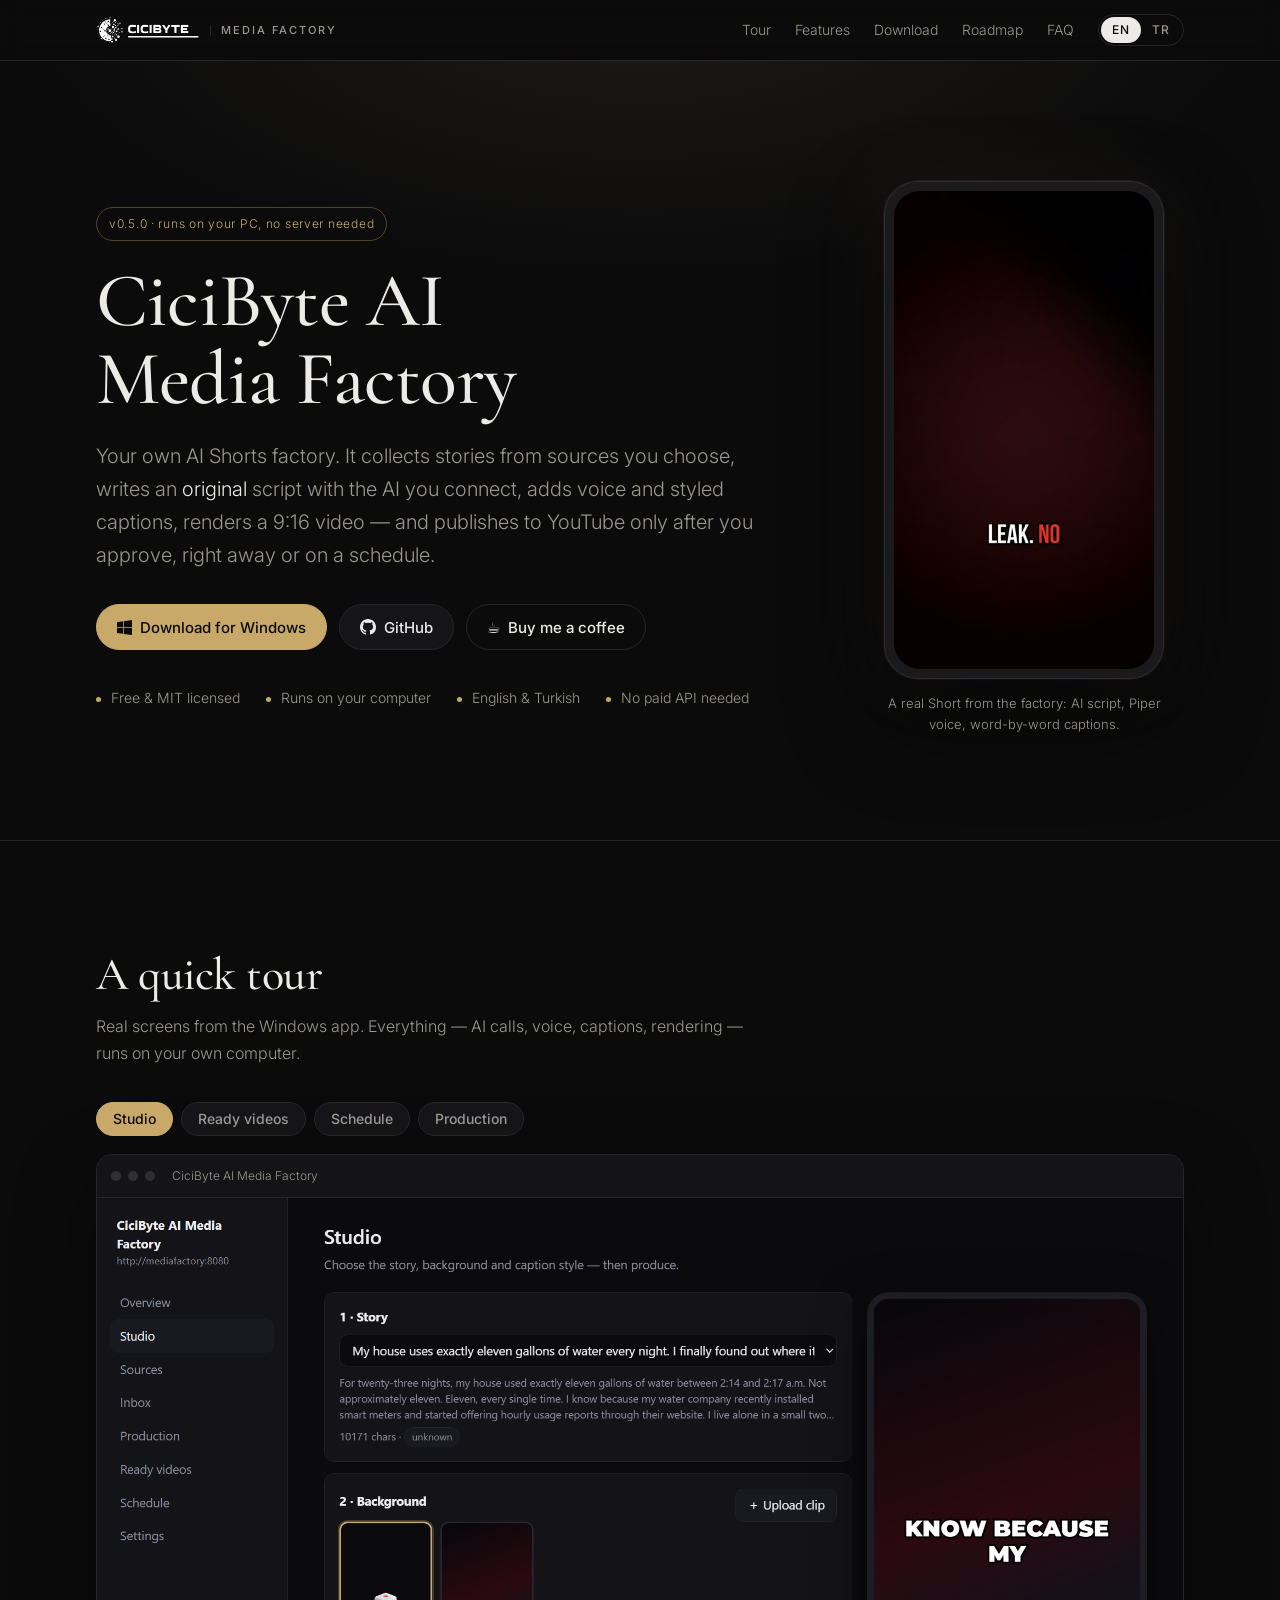
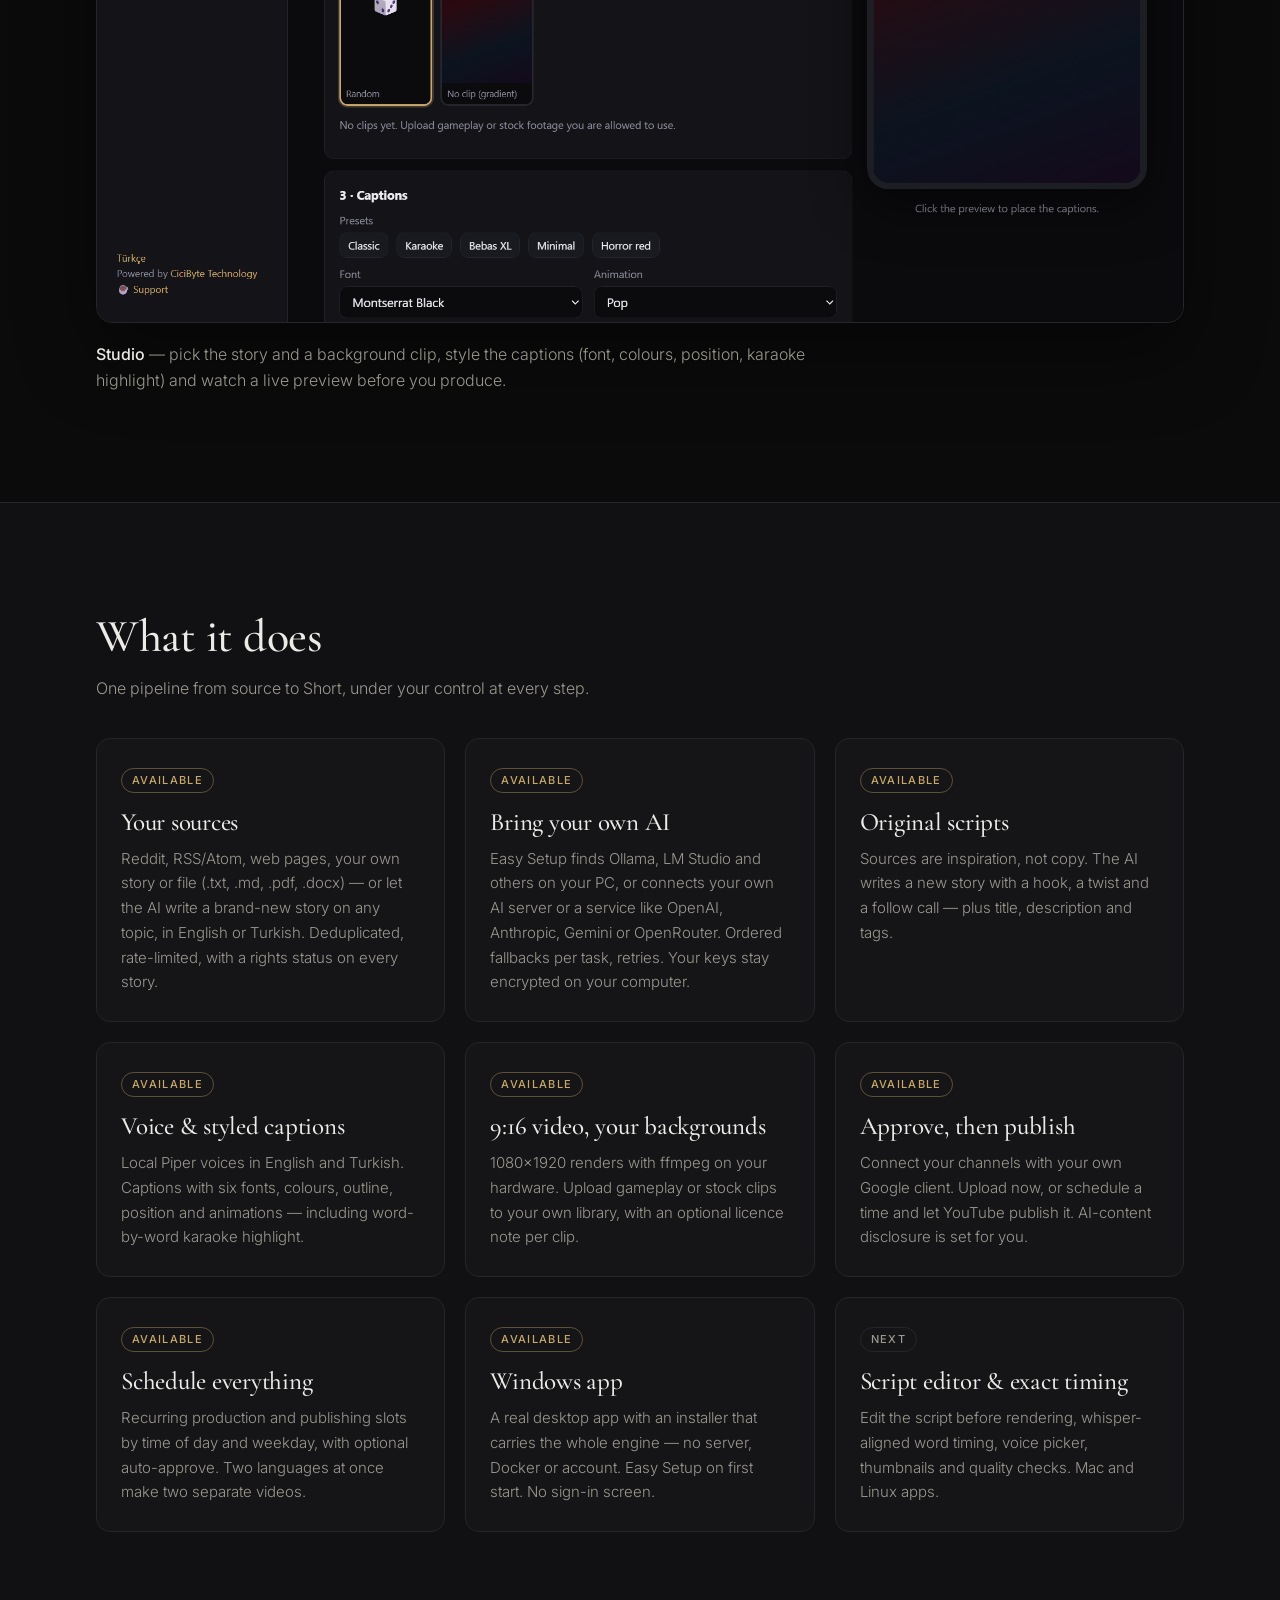
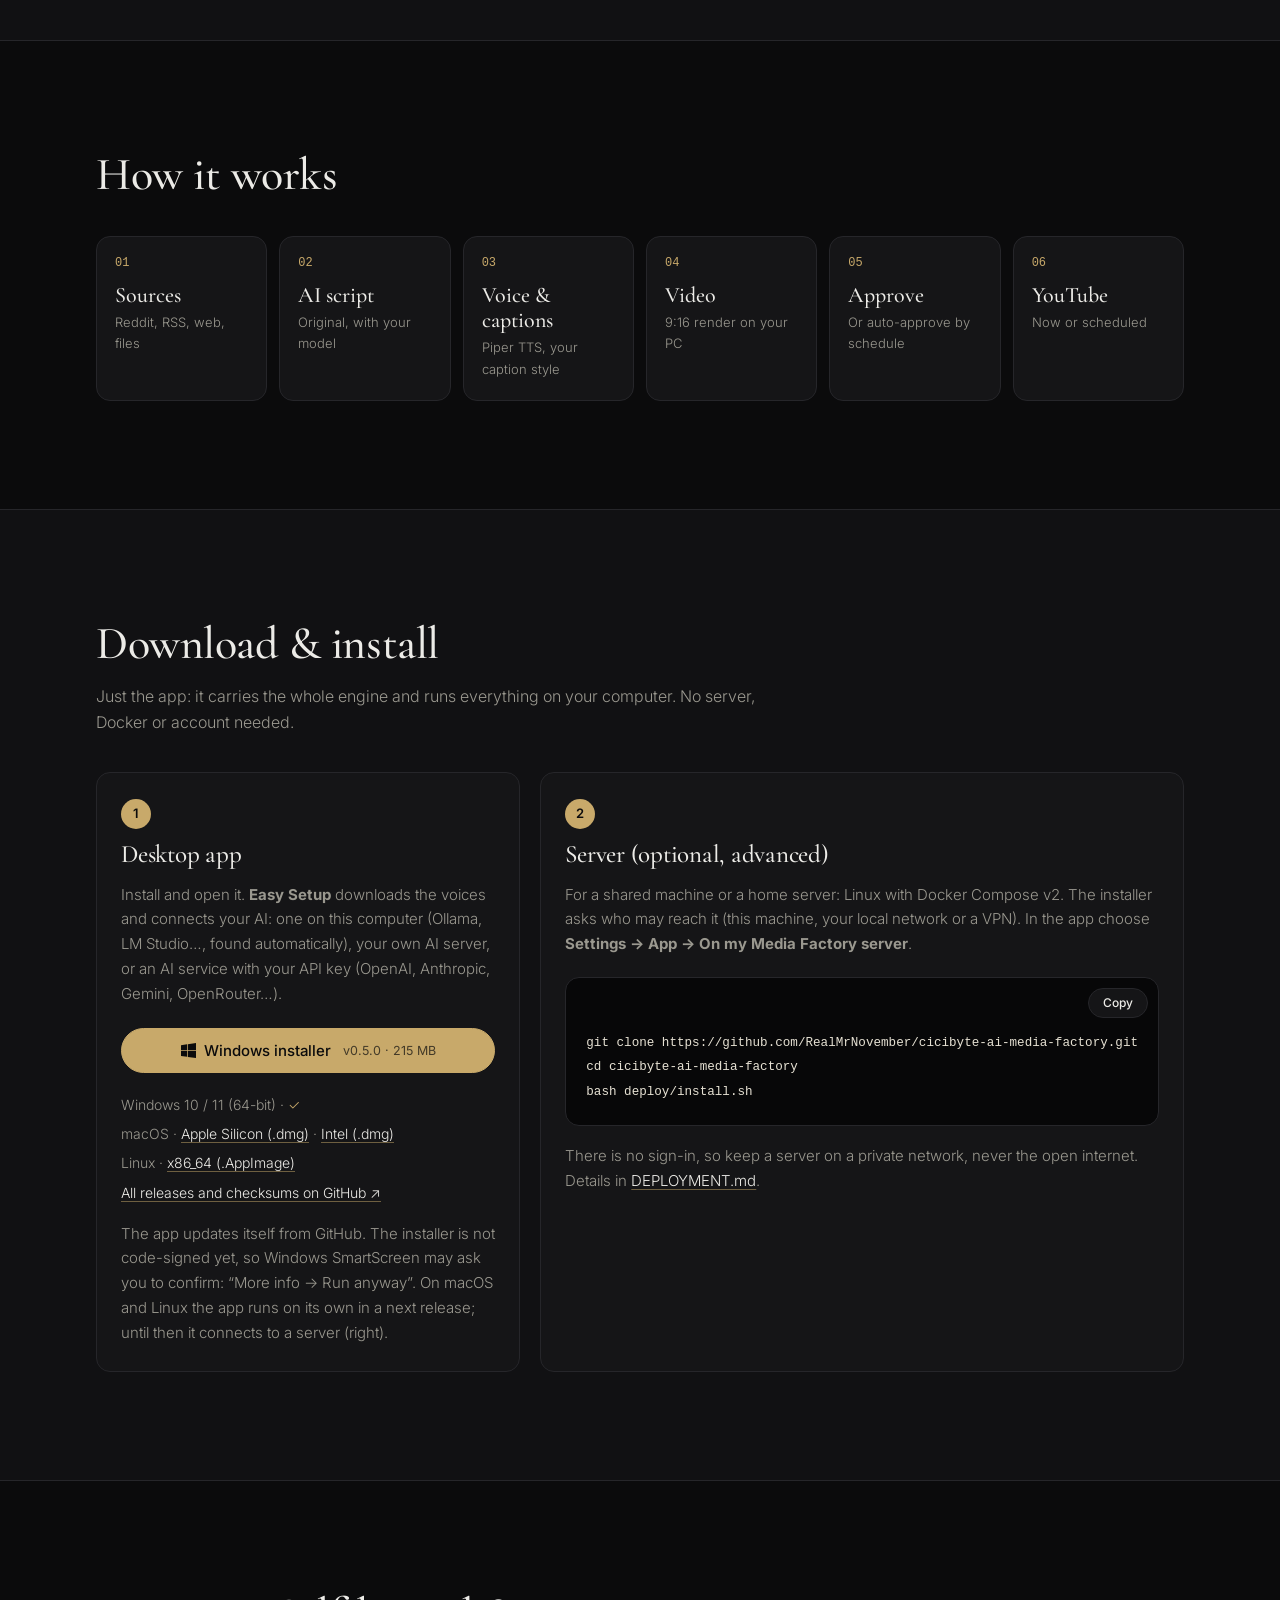
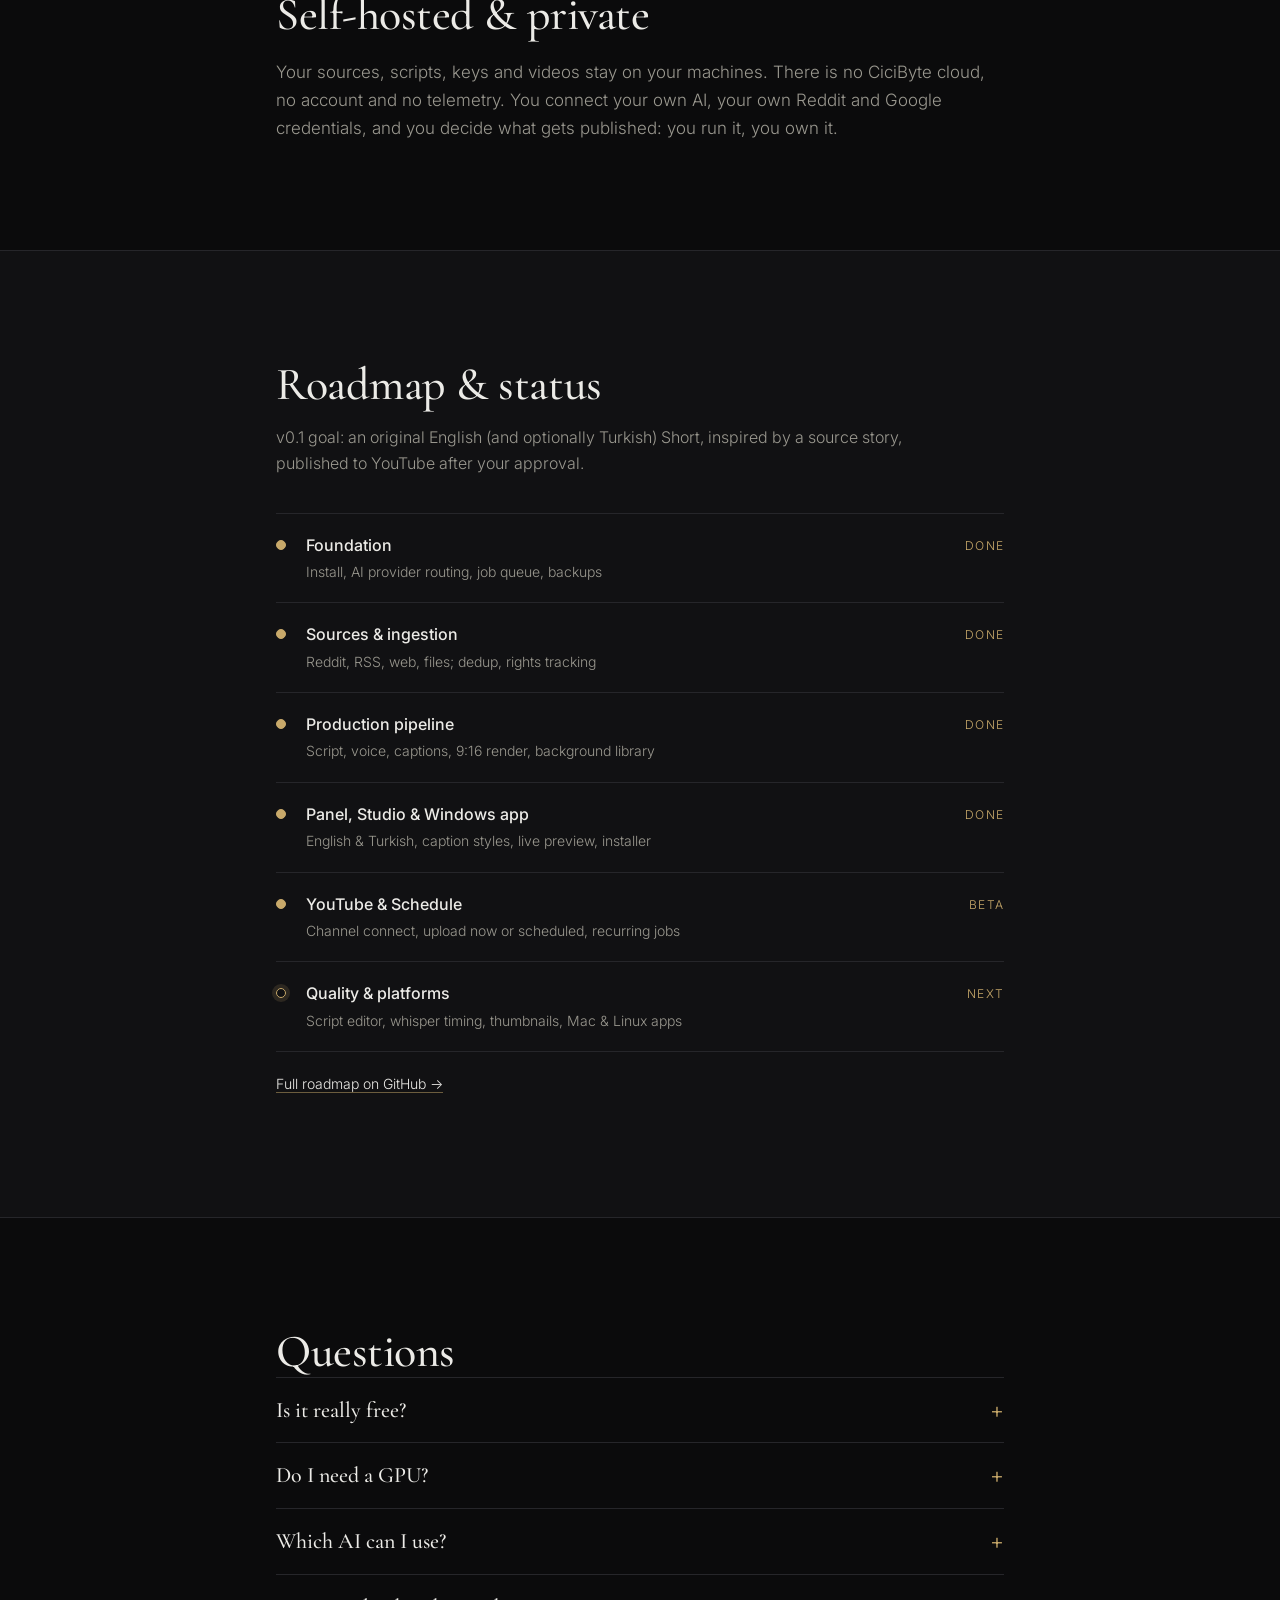
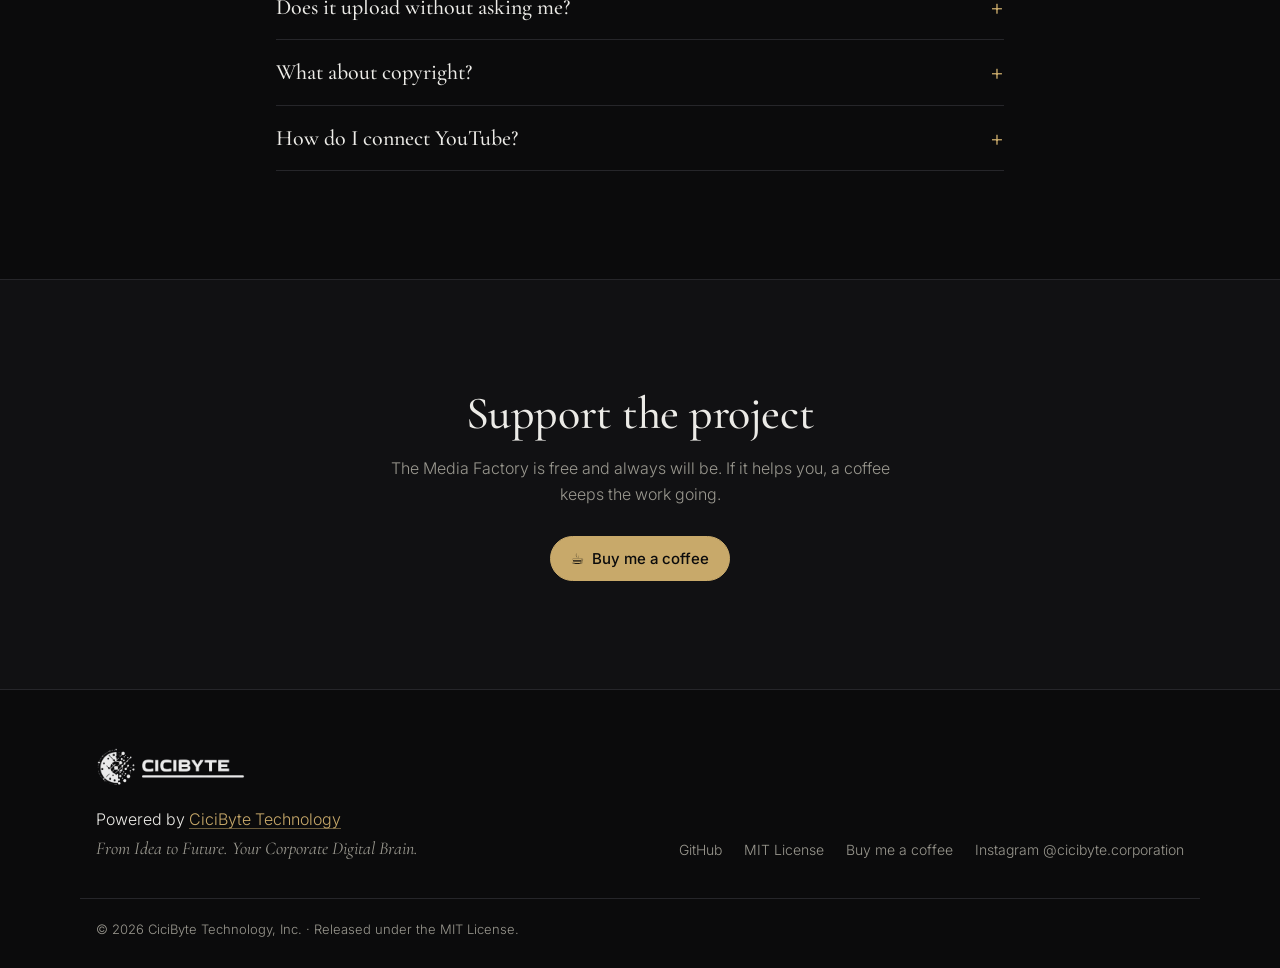
<file: showroom/index.html>
<!doctype html>
<html lang="en">
<head>
<meta charset="utf-8">
<meta name="viewport" content="width=device-width, initial-scale=1">
<title>CiciByte AI Media Factory</title>
<meta name="description" content="Free, open-source (MIT) AI YouTube Shorts factory you run on your own computer. Sources in, original scripts, voice, styled captions and 9:16 video out — approve, then publish now or on a schedule. Windows app included.">
<meta name="theme-color" content="#0b0b0c">
<meta property="og:title" content="CiciByte AI Media Factory">
<meta property="og:description" content="Your own AI Shorts factory: original scripts, voice, styled captions, 9:16 video and scheduled YouTube publishing. Free and open source.">
<meta property="og:type" content="website">
<meta property="og:url" content="https://mediafactory.cicibyte.com/">
<meta property="og:image" content="https://mediafactory.cicibyte.com/assets/shots/studio-en.png">
<meta name="twitter:card" content="summary_large_image">
<link rel="icon" href="assets/favicon.svg" type="image/svg+xml">
<link rel="preconnect" href="https://fonts.googleapis.com">
<link rel="preconnect" href="https://fonts.gstatic.com" crossorigin>
<link href="https://fonts.googleapis.com/css2?family=Cormorant+Garamond:wght@400;500;600&family=Inter:wght@300;400;500;600&family=Bebas+Neue&display=swap" rel="stylesheet">
<link rel="stylesheet" href="styles.css?v=2">
</head>
<body>

<header class="topbar">
  <div class="wrap topbar-inner">
    <a class="brand" href="#top" aria-label="CiciByte AI Media Factory">
      <img src="assets/cicibyte-logo.png" alt="CiciByte" width="120" height="34">
      <span class="brand-sub">Media Factory</span>
    </a>
    <nav class="nav">
      <a href="#screens"><span lang="en">Tour</span><span lang="tr">Tur</span></a>
      <a href="#features"><span lang="en">Features</span><span lang="tr">Özellikler</span></a>
      <a href="#download"><span lang="en">Download</span><span lang="tr">İndir</span></a>
      <a href="#status"><span lang="en">Roadmap</span><span lang="tr">Yol haritası</span></a>
      <a href="#faq"><span lang="en">FAQ</span><span lang="tr">SSS</span></a>
    </nav>
    <div class="lang-toggle" role="group" aria-label="Language">
      <button type="button" data-set-lang="en" aria-pressed="true">EN</button>
      <button type="button" data-set-lang="tr" aria-pressed="false">TR</button>
    </div>
  </div>
</header>

<main id="top">

  <section class="hero">
    <div class="wrap hero-grid">
      <div>
        <p class="eyebrow">
          <span class="pill"><span lang="en"><span data-mf-version>v0.5.0</span> · runs on your PC, no server needed</span><span lang="tr"><span data-mf-version>v0.5.0</span> · bilgisayarında çalışır, sunucu gerekmez</span></span>
        </p>
        <h1>CiciByte AI Media&nbsp;Factory</h1>
        <p class="lead">
          <span lang="en">Your own AI Shorts factory. It collects stories from sources you choose, writes an <em>original</em> script with the AI you connect, adds voice and styled captions, renders a 9:16 video — and publishes to YouTube only after you approve, right away or on a schedule.</span>
          <span lang="tr">Kendi AI Shorts fabrikan. Seçtiğin kaynaklardan hikâye toplar, bağladığın yapay zekâyla <em>özgün</em> senaryo yazar, ses ve stilli altyazı ekler, 9:16 video üretir; YouTube'a yalnızca senin onayınla, hemen ya da zamanlayarak gönderir.</span>
        </p>
        <div class="cta">
          <a class="btn btn-primary" href="#download">
            <svg aria-hidden="true" viewBox="0 0 16 16" width="15" height="15"><path fill="currentColor" d="M0 2.3 6.5 1.4v6.2H0zm7.3-1L16 0v7.6H7.3zM0 8.4h6.5v6.3L0 13.8zm7.3 0H16V16l-8.7-1.2z"/></svg>
            <span lang="en">Download for Windows</span><span lang="tr">Windows için indir</span>
          </a>
          <a class="btn" href="https://github.com/RealMrNovember/cicibyte-ai-media-factory" target="_blank" rel="noopener">
            <svg aria-hidden="true" viewBox="0 0 16 16" width="16" height="16"><path fill="currentColor" d="M8 0C3.58 0 0 3.58 0 8c0 3.54 2.29 6.53 5.47 7.59.4.07.55-.17.55-.38 0-.19-.01-.82-.01-1.49-2.01.37-2.53-.49-2.69-.94-.09-.23-.48-.94-.82-1.13-.28-.15-.68-.52-.01-.53.63-.01 1.08.58 1.23.82.72 1.21 1.87.87 2.33.66.07-.52.28-.87.51-1.07-1.78-.2-3.64-.89-3.64-3.95 0-.87.31-1.59.82-2.15-.08-.2-.36-1.02.08-2.12 0 0 .67-.21 2.2.82.64-.18 1.32-.27 2-.27.68 0 1.36.09 2 .27 1.53-1.04 2.2-.82 2.2-.82.44 1.1.16 1.92.08 2.12.51.56.82 1.27.82 2.15 0 3.07-1.87 3.75-3.65 3.95.29.25.54.73.54 1.48 0 1.07-.01 1.93-.01 2.2 0 .21.15.46.55.38A8.013 8.013 0 0016 8c0-4.42-3.58-8-8-8z"/></svg>
            GitHub
          </a>
          <a class="btn btn-ghost" href="https://buymeacoffee.com/mikeross" target="_blank" rel="noopener">☕ <span lang="en">Buy me a coffee</span><span lang="tr">Bir kahve ısmarla</span></a>
        </div>
        <ul class="facts">
          <li><span lang="en">Free &amp; MIT licensed</span><span lang="tr">Ücretsiz, MIT lisanslı</span></li>
          <li><span lang="en">Runs on your computer</span><span lang="tr">Kendi bilgisayarında çalışır</span></li>
          <li><span lang="en">English &amp; Turkish</span><span lang="tr">İngilizce ve Türkçe</span></li>
          <li><span lang="en">No paid API needed</span><span lang="tr">Ücretli API şart değil</span></li>
        </ul>
      </div>
      <figure class="phone-demo">
        <div class="phone">
          <video src="assets/demo.mp4" poster="assets/demo.jpg" autoplay muted loop playsinline preload="metadata" aria-label="Example Short made by Media Factory"></video>
        </div>
        <figcaption>
          <span lang="en">A real Short from the factory: AI script, Piper voice, word-by-word captions.</span>
          <span lang="tr">Fabrikadan gerçek bir Short: AI senaryo, Piper ses, kelime kelime altyazı.</span>
        </figcaption>
      </figure>
    </div>
  </section>

  <section id="screens" class="section">
    <div class="wrap">
      <h2><span lang="en">A quick tour</span><span lang="tr">Kısa bir tur</span></h2>
      <p class="section-lead">
        <span lang="en">Real screens from the Windows app. Everything — AI calls, voice, captions, rendering — runs on your own computer.</span>
        <span lang="tr">Windows uygulamasından gerçek ekranlar. Her şey — yapay zekâ çağrıları, ses, altyazı, render — kendi bilgisayarında çalışır.</span>
      </p>
      <div class="tabs" role="tablist" aria-label="Screens">
        <button type="button" role="tab" aria-selected="true" data-shot="studio"><span lang="en">Studio</span><span lang="tr">Stüdyo</span></button>
        <button type="button" role="tab" aria-selected="false" data-shot="ready"><span lang="en">Ready videos</span><span lang="tr">Hazır videolar</span></button>
        <button type="button" role="tab" aria-selected="false" data-shot="schedule"><span lang="en">Schedule</span><span lang="tr">Takvim</span></button>
        <button type="button" role="tab" aria-selected="false" data-shot="production"><span lang="en">Production</span><span lang="tr">Üretim</span></button>
      </div>
      <div class="window">
        <div class="window-bar"><i></i><i></i><i></i><span>CiciByte AI Media Factory</span></div>
        <div class="window-body">
          <img class="shot" data-shot-img="studio" lang="en" src="assets/shots/studio-en.png" alt="Studio: story, background clip, caption style and live phone preview" width="1980" height="1320">
          <img class="shot" data-shot-img="studio" lang="tr" src="assets/shots/studio-tr.png" alt="Stüdyo: hikâye, arka plan klibi, altyazı stili ve canlı telefon önizlemesi" width="1980" height="1320" loading="lazy">
          <img class="shot" data-shot-img="ready" lang="en" src="assets/shots/ready-en.png" alt="Ready videos waiting for approval" width="1980" height="1320" loading="lazy" hidden>
          <img class="shot" data-shot-img="ready" lang="tr" src="assets/shots/ready-tr.png" alt="Onay bekleyen hazır videolar" width="1980" height="1320" loading="lazy" hidden>
          <img class="shot" data-shot-img="schedule" lang="en" src="assets/shots/schedule-en.png" alt="Schedule: recurring production and YouTube publishing" width="1980" height="1320" loading="lazy" hidden>
          <img class="shot" data-shot-img="schedule" lang="tr" src="assets/shots/schedule-tr.png" alt="Takvim: tekrarlayan üretim ve YouTube yayını" width="1980" height="1320" loading="lazy" hidden>
          <img class="shot" data-shot-img="production" lang="en" src="assets/shots/production-en.png" alt="Production queue with live status" width="1980" height="1320" loading="lazy" hidden>
          <img class="shot" data-shot-img="production" lang="tr" src="assets/shots/production-tr.png" alt="Canlı durumlu üretim kuyruğu" width="1980" height="1320" loading="lazy" hidden>
        </div>
      </div>
      <p class="shot-caption" data-shot-caption="studio"><span lang="en"><b>Studio</b> — pick the story and a background clip, style the captions (font, colours, position, karaoke highlight) and watch a live preview before you produce.</span><span lang="tr"><b>Stüdyo</b> — hikâyeyi ve arka plan klibini seç, altyazıyı biçimlendir (yazı tipi, renk, konum, karaoke vurgusu), üretmeden önce canlı önizlemede gör.</span></p>
      <p class="shot-caption" data-shot-caption="ready" hidden><span lang="en"><b>Ready videos</b> — every video waits for your approval. Approve, reject, download, or send to YouTube now or at a time you pick.</span><span lang="tr"><b>Hazır videolar</b> — her video onayını bekler. Onayla, reddet, indir ya da YouTube'a hemen veya seçtiğin saatte gönder.</span></p>
      <p class="shot-caption" data-shot-caption="schedule" hidden><span lang="en"><b>Schedule</b> — “make 2 videos every day at 09:00” and “publish one approved video at 18:00 on weekdays”, in your own time zone.</span><span lang="tr"><b>Takvim</b> — “her gün 09:00'da 2 video üret”, “hafta içi 18:00'de bir onaylı videoyu yayınla”; kendi saat diliminde.</span></p>
      <p class="shot-caption" data-shot-caption="production" hidden><span lang="en"><b>Production</b> — follow each job through script, voice, captions and render, with logs, cancel and retry.</span><span lang="tr"><b>Üretim</b> — her işi senaryo, ses, altyazı ve render aşamalarında izle; log, iptal ve yeniden deneme.</span></p>
    </div>
  </section>

  <section id="features" class="section section-alt">
    <div class="wrap">
      <h2><span lang="en">What it does</span><span lang="tr">Ne yapar</span></h2>
      <p class="section-lead">
        <span lang="en">One pipeline from source to Short, under your control at every step.</span>
        <span lang="tr">Kaynaktan Shorts'a tek bir hat; her adımda kontrol sende.</span>
      </p>
      <div class="grid">
        <article class="card">
          <span class="tag tag-ok"><span lang="en">Available</span><span lang="tr">Hazır</span></span>
          <h3><span lang="en">Your sources</span><span lang="tr">Kaynakların</span></h3>
          <p><span lang="en">Reddit, RSS/Atom, web pages, your own story or file (.txt, .md, .pdf, .docx) — or let the AI write a brand-new story on any topic, in English or Turkish. Deduplicated, rate-limited, with a rights status on every story.</span><span lang="tr">Reddit, RSS/Atom, web sayfaları, kendi hikâyen ya da dosyan (.txt, .md, .pdf, .docx); istersen AI istediğin konuda Türkçe veya İngilizce yepyeni bir hikâye yazsın. Tekilleştirilir, istek sınırına uyulur, her hikâyenin hak durumu tutulur.</span></p>
        </article>
        <article class="card">
          <span class="tag tag-ok"><span lang="en">Available</span><span lang="tr">Hazır</span></span>
          <h3><span lang="en">Bring your own AI</span><span lang="tr">Kendi yapay zekân</span></h3>
          <p><span lang="en">Easy Setup finds Ollama, LM Studio and others on your PC, or connects your own AI server or a service like OpenAI, Anthropic, Gemini or OpenRouter. Ordered fallbacks per task, retries. Your keys stay encrypted on your computer.</span><span lang="tr">Kolay Kurulum bilgisayarındaki Ollama, LM Studio gibi araçları bulur ya da kendi yapay zekâ sunucunu veya OpenAI, Anthropic, Gemini, OpenRouter gibi bir servisi bağlar. Görev başına sıralı yedekler, yeniden deneme. Anahtarların bilgisayarında şifreli kalır.</span></p>
        </article>
        <article class="card">
          <span class="tag tag-ok"><span lang="en">Available</span><span lang="tr">Hazır</span></span>
          <h3><span lang="en">Original scripts</span><span lang="tr">Özgün senaryo</span></h3>
          <p><span lang="en">Sources are inspiration, not copy. The AI writes a new story with a hook, a twist and a follow call — plus title, description and tags.</span><span lang="tr">Kaynak ilhamdır, kopya değil. Yapay zekâ kanca, sürpriz son ve takip çağrısıyla yeni bir hikâye yazar; başlık, açıklama ve etiketlerle.</span></p>
        </article>
        <article class="card">
          <span class="tag tag-ok"><span lang="en">Available</span><span lang="tr">Hazır</span></span>
          <h3><span lang="en">Voice &amp; styled captions</span><span lang="tr">Ses ve stilli altyazı</span></h3>
          <p><span lang="en">Local Piper voices in English and Turkish. Captions with six fonts, colours, outline, position and animations — including word-by-word karaoke highlight.</span><span lang="tr">İngilizce ve Türkçe yerel Piper sesleri. Altı yazı tipi, renk, kontur, konum ve animasyonlu altyazı; kelime kelime karaoke vurgusu dahil.</span></p>
        </article>
        <article class="card">
          <span class="tag tag-ok"><span lang="en">Available</span><span lang="tr">Hazır</span></span>
          <h3><span lang="en">9:16 video, your backgrounds</span><span lang="tr">9:16 video, senin arka planların</span></h3>
          <p><span lang="en">1080×1920 renders with ffmpeg on your hardware. Upload gameplay or stock clips to your own library, with an optional licence note per clip.</span><span lang="tr">ffmpeg ile kendi donanımında 1080×1920 render. Oyun ya da stok kliplerini kendi kütüphanene yükle; istersen her klibe lisans notu ekle.</span></p>
        </article>
        <article class="card">
          <span class="tag tag-ok"><span lang="en">Available</span><span lang="tr">Hazır</span></span>
          <h3><span lang="en">Approve, then publish</span><span lang="tr">Önce onay, sonra yayın</span></h3>
          <p><span lang="en">Connect your channels with your own Google client. Upload now, or schedule a time and let YouTube publish it. AI-content disclosure is set for you.</span><span lang="tr">Kanallarını kendi Google istemcinle bağla. Hemen yükle ya da saat seç, YouTube o saatte yayına alsın. Yapay zekâ içerik beyanı otomatik ayarlanır.</span></p>
        </article>
        <article class="card">
          <span class="tag tag-ok"><span lang="en">Available</span><span lang="tr">Hazır</span></span>
          <h3><span lang="en">Schedule everything</span><span lang="tr">Her şeyi zamanla</span></h3>
          <p><span lang="en">Recurring production and publishing slots by time of day and weekday, with optional auto-approve. Two languages at once make two separate videos.</span><span lang="tr">Saat ve güne göre tekrarlayan üretim ve yayın; istersen otomatik onay. İki dil seçince iki ayrı video üretilir.</span></p>
        </article>
        <article class="card">
          <span class="tag tag-ok"><span lang="en">Available</span><span lang="tr">Hazır</span></span>
          <h3><span lang="en">Windows app</span><span lang="tr">Windows uygulaması</span></h3>
          <p><span lang="en">A real desktop app with an installer that carries the whole engine — no server, Docker or account. Easy Setup on first start. No sign-in screen.</span><span lang="tr">Bütün motoru içinde taşıyan, kurulum sihirbazlı gerçek bir masaüstü uygulaması — sunucu, Docker ya da hesap yok. İlk açılışta Kolay Kurulum. Giriş ekranı yok.</span></p>
        </article>
        <article class="card">
          <span class="tag"><span lang="en">Next</span><span lang="tr">Sırada</span></span>
          <h3><span lang="en">Script editor &amp; exact timing</span><span lang="tr">Senaryo düzenleme ve tam zamanlama</span></h3>
          <p><span lang="en">Edit the script before rendering, whisper-aligned word timing, voice picker, thumbnails and quality checks. Mac and Linux apps.</span><span lang="tr">Render'dan önce senaryoyu düzenleme, whisper ile kelime hizalama, ses seçimi, kapak görseli ve kalite kontrolü. Mac ve Linux uygulamaları.</span></p>
        </article>
      </div>
    </div>
  </section>

  <section id="how" class="section">
    <div class="wrap">
      <h2><span lang="en">How it works</span><span lang="tr">Nasıl çalışır</span></h2>
      <ol class="flow">
        <li><span class="num">01</span><strong><span lang="en">Sources</span><span lang="tr">Kaynaklar</span></strong><small><span lang="en">Reddit, RSS, web, files</span><span lang="tr">Reddit, RSS, web, dosya</span></small></li>
        <li><span class="num">02</span><strong><span lang="en">AI script</span><span lang="tr">AI senaryo</span></strong><small><span lang="en">Original, with your model</span><span lang="tr">Özgün, senin modelinle</span></small></li>
        <li><span class="num">03</span><strong><span lang="en">Voice &amp; captions</span><span lang="tr">Ses ve altyazı</span></strong><small><span lang="en">Piper TTS, your caption style</span><span lang="tr">Piper TTS, senin altyazı stilin</span></small></li>
        <li><span class="num">04</span><strong><span lang="en">Video</span><span lang="tr">Video</span></strong><small><span lang="en">9:16 render on your PC</span><span lang="tr">Bilgisayarında 9:16 render</span></small></li>
        <li><span class="num">05</span><strong><span lang="en">Approve</span><span lang="tr">Onay</span></strong><small><span lang="en">Or auto-approve by schedule</span><span lang="tr">Ya da takvimle otomatik</span></small></li>
        <li><span class="num">06</span><strong>YouTube</strong><small><span lang="en">Now or scheduled</span><span lang="tr">Hemen ya da zamanlı</span></small></li>
      </ol>
    </div>
  </section>

  <section id="download" class="section section-alt">
    <div class="wrap">
      <h2><span lang="en">Download &amp; install</span><span lang="tr">İndir ve kur</span></h2>
      <p class="section-lead">
        <span lang="en">Just the app: it carries the whole engine and runs everything on your computer. No server, Docker or account needed.</span>
        <span lang="tr">Yalnızca uygulama: bütün motoru içinde taşır ve her şeyi senin bilgisayarında çalıştırır. Sunucu, Docker ya da hesap gerekmez.</span>
      </p>
      <div class="dl-grid">
        <article class="card dl-card">
          <span class="step">1</span>
          <h3><span lang="en">Desktop app</span><span lang="tr">Masaüstü uygulaması</span></h3>
          <p><span lang="en">Install and open it. <b>Easy Setup</b> downloads the voices and connects your AI: one on this computer (Ollama, LM Studio…, found automatically), your own AI server, or an AI service with your API key (OpenAI, Anthropic, Gemini, OpenRouter…).</span><span lang="tr">Kur ve aç. <b>Kolay Kurulum</b> sesleri indirir ve yapay zekânı bağlar: bu bilgisayardaki (Ollama, LM Studio…, kendiliğinden bulunur), kendi yapay zekâ sunucun ya da API anahtarınla bir yapay zekâ servisi (OpenAI, Anthropic, Gemini, OpenRouter…).</span></p>
          <a class="btn btn-primary btn-wide" href="downloads/CiciByteMediaFactory-Setup-0.5.0.exe" download data-mf-download>
            <svg aria-hidden="true" viewBox="0 0 16 16" width="15" height="15"><path fill="currentColor" d="M0 2.3 6.5 1.4v6.2H0zm7.3-1L16 0v7.6H7.3zM0 8.4h6.5v6.3L0 13.8zm7.3 0H16V16l-8.7-1.2z"/></svg>
            <span lang="en">Windows installer</span><span lang="tr">Windows kurulumu</span> <small><span data-mf-version>v0.5.0</span> · <span data-mf-size>215 MB</span></small>
          </a>
          <ul class="platforms">
            <li><span lang="en">Windows 10 / 11 (64-bit)</span><span lang="tr">Windows 10 / 11 (64 bit)</span> · <span class="ok">✓</span></li>
            <li>macOS · <a data-mf-pkg="macOS-arm64.dmg" href="https://github.com/RealMrNovember/cicibyte-ai-media-factory/releases/latest">Apple Silicon (.dmg)</a> · <a data-mf-pkg="macOS-x86_64.dmg" href="https://github.com/RealMrNovember/cicibyte-ai-media-factory/releases/latest">Intel (.dmg)</a></li>
            <li>Linux · <a data-mf-pkg="x86_64.AppImage" href="https://github.com/RealMrNovember/cicibyte-ai-media-factory/releases/latest">x86_64 (.AppImage)</a></li>
            <li><a href="https://github.com/RealMrNovember/cicibyte-ai-media-factory/releases" target="_blank" rel="noopener"><span lang="en">All releases and checksums on GitHub</span><span lang="tr">Tüm sürümler ve SHA-256 özetleri GitHub'da</span> ↗</a></li>
          </ul>
          <p class="note"><span lang="en">The app updates itself from GitHub. The installer is not code-signed yet, so Windows SmartScreen may ask you to confirm: “More info → Run anyway”. On macOS and Linux the app runs on its own in a next release; until then it connects to a server (right).</span><span lang="tr">Uygulama kendini GitHub'dan günceller. Kurulum dosyası henüz imzalı değil; Windows SmartScreen onay isteyebilir: “Ek bilgi → Yine de çalıştır”. macOS ve Linux'ta uygulama bir sonraki sürümde tek başına çalışacak; o zamana kadar bir sunucuya bağlanır (sağda).</span></p>
        </article>
        <article class="card dl-card">
          <span class="step">2</span>
          <h3><span lang="en">Server (optional, advanced)</span><span lang="tr">Sunucu (isteğe bağlı, gelişmiş)</span></h3>
          <p><span lang="en">For a shared machine or a home server: Linux with Docker Compose v2. The installer asks who may reach it (this machine, your local network or a VPN). In the app choose <b>Settings → App → On my Media Factory server</b>.</span><span lang="tr">Paylaşılan bir makine ya da ev sunucusu için: Docker Compose v2 kurulu Linux. Kurulum, kimlerin erişebileceğini sorar (bu makine, yerel ağ ya da bir VPN). Uygulamada <b>Ayarlar → Uygulama → Media Factory sunucumda</b>'yı seç.</span></p>
          <div class="code">
            <button type="button" class="copy" data-copy-target="install-cmd">
              <span class="copy-label"><span lang="en">Copy</span><span lang="tr">Kopyala</span></span>
              <span class="copied-label"><span lang="en">Copied</span><span lang="tr">Kopyalandı</span></span>
            </button>
<pre id="install-cmd"><code>git clone https://github.com/RealMrNovember/cicibyte-ai-media-factory.git
cd cicibyte-ai-media-factory
bash deploy/install.sh</code></pre>
          </div>
          <p class="note"><span lang="en">There is no sign-in, so keep a server on a private network, never the open internet. Details in <a href="https://github.com/RealMrNovember/cicibyte-ai-media-factory/blob/main/docs/DEPLOYMENT.md" target="_blank" rel="noopener">DEPLOYMENT.md</a>.</span><span lang="tr">Giriş ekranı olmadığı için sunucuyu özel ağda tut, asla açık internete açma. Ayrıntılar <a href="https://github.com/RealMrNovember/cicibyte-ai-media-factory/blob/main/docs/DEPLOYMENT.md" target="_blank" rel="noopener">DEPLOYMENT.md</a> belgesinde.</span></p>
        </article>
      </div>
    </div>
  </section>

  <section class="section">
    <div class="wrap narrow private">
      <h2><span lang="en">Self-hosted &amp; private</span><span lang="tr">Kendi sunucunda, gizli</span></h2>
      <p>
        <span lang="en">Your sources, scripts, keys and videos stay on your machines. There is no CiciByte cloud, no account and no telemetry. You connect your own AI, your own Reddit and Google credentials, and you decide what gets published: you run it, you own it.</span>
        <span lang="tr">Kaynakların, senaryoların, anahtarların ve videoların kendi makinelerinde kalır. CiciByte bulutu, hesap ya da telemetri yok. Kendi yapay zekânı, kendi Reddit ve Google bilgilerini bağlarsın; neyin yayınlanacağına sen karar verirsin: sen çalıştırırsın, senindir.</span>
      </p>
    </div>
  </section>

  <section id="status" class="section section-alt">
    <div class="wrap narrow">
      <h2><span lang="en">Roadmap &amp; status</span><span lang="tr">Yol haritası ve durum</span></h2>
      <p class="section-lead">
        <span lang="en">v0.1 goal: an original English (and optionally Turkish) Short, inspired by a source story, published to YouTube after your approval.</span>
        <span lang="tr">v0.1 hedefi: bir kaynak hikâyeden ilham alan özgün bir İngilizce (istenirse Türkçe) Shorts'un, onayınla YouTube'a gönderilmesi.</span>
      </p>
      <ul class="roadmap">
        <li class="done"><span class="dot"></span><div><strong><span lang="en">Foundation</span><span lang="tr">Temel</span></strong><small><span lang="en">Install, AI provider routing, job queue, backups</span><span lang="tr">Kurulum, AI yönlendirme, iş kuyruğu, yedekleme</span></small></div><em><span lang="en">Done</span><span lang="tr">Tamam</span></em></li>
        <li class="done"><span class="dot"></span><div><strong><span lang="en">Sources &amp; ingestion</span><span lang="tr">Kaynaklar ve alım</span></strong><small><span lang="en">Reddit, RSS, web, files; dedup, rights tracking</span><span lang="tr">Reddit, RSS, web, dosya; tekilleştirme, hak takibi</span></small></div><em><span lang="en">Done</span><span lang="tr">Tamam</span></em></li>
        <li class="done"><span class="dot"></span><div><strong><span lang="en">Production pipeline</span><span lang="tr">Üretim hattı</span></strong><small><span lang="en">Script, voice, captions, 9:16 render, background library</span><span lang="tr">Senaryo, ses, altyazı, 9:16 render, arka plan kütüphanesi</span></small></div><em><span lang="en">Done</span><span lang="tr">Tamam</span></em></li>
        <li class="done"><span class="dot"></span><div><strong><span lang="en">Panel, Studio &amp; Windows app</span><span lang="tr">Panel, Stüdyo ve Windows uygulaması</span></strong><small><span lang="en">English &amp; Turkish, caption styles, live preview, installer</span><span lang="tr">İngilizce ve Türkçe, altyazı stilleri, canlı önizleme, kurulum</span></small></div><em><span lang="en">Done</span><span lang="tr">Tamam</span></em></li>
        <li class="done"><span class="dot"></span><div><strong><span lang="en">YouTube &amp; Schedule</span><span lang="tr">YouTube ve Takvim</span></strong><small><span lang="en">Channel connect, upload now or scheduled, recurring jobs</span><span lang="tr">Kanal bağlama, hemen ya da zamanlı yükleme, tekrarlayan işler</span></small></div><em>Beta</em></li>
        <li class="next"><span class="dot"></span><div><strong><span lang="en">Quality &amp; platforms</span><span lang="tr">Kalite ve platformlar</span></strong><small><span lang="en">Script editor, whisper timing, thumbnails, Mac &amp; Linux apps</span><span lang="tr">Senaryo düzenleme, whisper zamanlaması, kapak, Mac ve Linux</span></small></div><em><span lang="en">Next</span><span lang="tr">Sıradaki</span></em></li>
      </ul>
      <p class="note">
        <a href="https://github.com/RealMrNovember/cicibyte-ai-media-factory/blob/main/ROADMAP.md" target="_blank" rel="noopener"><span lang="en">Full roadmap on GitHub</span><span lang="tr">Yol haritasının tamamı GitHub'da</span> &rarr;</a>
      </p>
    </div>
  </section>

  <section id="faq" class="section">
    <div class="wrap narrow">
      <h2><span lang="en">Questions</span><span lang="tr">Sık sorulanlar</span></h2>
      <div class="faq">
        <details>
          <summary><span lang="en">Is it really free?</span><span lang="tr">Gerçekten ücretsiz mi?</span></summary>
          <p><span lang="en">Yes. It is MIT-licensed open source. You only pay for what you choose to connect, and local models cost nothing.</span><span lang="tr">Evet. MIT lisanslı açık kaynak. Yalnızca kendi bağlamayı seçtiğin şeylere ödeme yaparsın; yerel modeller ücretsizdir.</span></p>
        </details>
        <details>
          <summary><span lang="en">Do I need a GPU?</span><span lang="tr">Ekran kartı gerekir mi?</span></summary>
          <p><span lang="en">No. Voice and video run on the CPU (a 40-second Short renders in about two minutes on a home server). A GPU only helps if you run large local AI models.</span><span lang="tr">Hayır. Ses ve video CPU'da çalışır (40 saniyelik bir Short ev sunucusunda yaklaşık iki dakikada hazır). Ekran kartı yalnızca büyük yerel AI modelleri çalıştıracaksan işe yarar.</span></p>
        </details>
        <details>
          <summary><span lang="en">Which AI can I use?</span><span lang="tr">Hangi yapay zekâyı kullanabilirim?</span></summary>
          <p><span lang="en">Anything with an OpenAI-compatible API: Ollama, llama.cpp, LM Studio, 9router, or cloud providers. You can list several per task as fallbacks.</span><span lang="tr">OpenAI uyumlu API'si olan her şey: Ollama, llama.cpp, LM Studio, 9router ya da bulut sağlayıcılar. Her görev için yedek olarak birkaç tane sıralayabilirsin.</span></p>
        </details>
        <details>
          <summary><span lang="en">Does it upload without asking me?</span><span lang="tr">Bana sormadan yükler mi?</span></summary>
          <p><span lang="en">Only if you tell it to. By default every video waits in Ready videos for your approval. Auto-approve and publishing slots are opt-in per schedule.</span><span lang="tr">Ancak sen istersen. Varsayılan olarak her video Hazır videolar'da onayını bekler. Otomatik onay ve yayın saatleri, her zamanlamada ayrı ayrı senin açmanla çalışır.</span></p>
        </details>
        <details>
          <summary><span lang="en">What about copyright?</span><span lang="tr">Telif hakları ne olacak?</span></summary>
          <p><span lang="en">Stories are used as inspiration and the AI writes a new script, but you are responsible for what you publish. Each story keeps its source and rights status, and you can note the licence of every background clip. Respect the terms of the sites you collect from.</span><span lang="tr">Hikâyeler ilham olarak kullanılır ve yapay zekâ yeni bir senaryo yazar; ama yayınladığından sen sorumlusun. Her hikâye kaynağını ve hak durumunu saklar; her arka plan klibine lisans notu ekleyebilirsin. Topladığın sitelerin kurallarına uy.</span></p>
        </details>
        <details>
          <summary><span lang="en">How do I connect YouTube?</span><span lang="tr">YouTube'u nasıl bağlarım?</span></summary>
          <p><span lang="en">Create an OAuth client (type “Desktop app”) in Google Cloud with YouTube Data API v3 enabled, paste its ID and secret into Settings → YouTube, then click “Connect a channel”.</span><span lang="tr">Google Cloud'da YouTube Data API v3 etkin bir OAuth istemcisi (tür: “Masaüstü uygulaması”) oluştur, ID ve secret'ı Ayarlar → YouTube'a yapıştır, sonra “Kanal bağla”ya tıkla.</span></p>
        </details>
      </div>
    </div>
  </section>

  <section class="section section-alt support">
    <div class="wrap narrow">
      <h2><span lang="en">Support the project</span><span lang="tr">Projeye destek ol</span></h2>
      <p>
        <span lang="en">The Media Factory is free and always will be. If it helps you, a coffee keeps the work going.</span>
        <span lang="tr">Media Factory ücretsiz ve hep öyle kalacak. İşine yararsa bir kahve, çalışmanın sürmesine yardım eder.</span>
      </p>
      <a class="btn btn-primary" href="https://buymeacoffee.com/mikeross" target="_blank" rel="noopener">☕ <span lang="en">Buy me a coffee</span><span lang="tr">Bana bir kahve ısmarla</span></a>
    </div>
  </section>

</main>

<footer class="footer">
  <div class="wrap footer-inner">
    <div class="footer-brand">
      <a href="https://cicibyte.com" target="_blank" rel="noopener" aria-label="CiciByte Technology">
        <img src="assets/cicibyte-logo.png" alt="CiciByte" width="150" height="42" loading="lazy">
      </a>
      <p class="powered">Powered by <a href="https://cicibyte.com" target="_blank" rel="noopener">CiciByte Technology</a></p>
      <p class="tagline">From Idea to Future. Your Corporate Digital Brain.</p>
    </div>
    <div class="footer-links">
      <a href="https://github.com/RealMrNovember/cicibyte-ai-media-factory" target="_blank" rel="noopener">GitHub</a>
      <a href="https://github.com/RealMrNovember/cicibyte-ai-media-factory/blob/main/LICENSE" target="_blank" rel="noopener"><span lang="en">MIT License</span><span lang="tr">MIT Lisansı</span></a>
      <a href="https://buymeacoffee.com/mikeross" target="_blank" rel="noopener">Buy me a coffee</a>
      <a href="https://www.instagram.com/cicibyte.corporation/" target="_blank" rel="noopener">Instagram @cicibyte.corporation</a>
    </div>
  </div>
  <div class="wrap legal">
    <p>&copy; <span id="year">2026</span> CiciByte Technology, Inc. · <span lang="en">Released under the MIT License.</span><span lang="tr">MIT Lisansı ile yayınlanmıştır.</span></p>
  </div>
</footer>

<script src="script.js?v=4" defer></script>
</body>
</html>
</file>
<file: showroom/styles.css>
:root {
  --bg: #0b0b0c;
  --bg-alt: #111113;
  --surface: #151517;
  --line: #26262a;
  --text: #ecebe7;
  --muted: #9a988f;
  --accent: #c8a96a;
  --accent-ink: #0b0b0c;
  --serif: "Cormorant Garamond", Georgia, "Times New Roman", serif;
  --sans: "Inter", system-ui, -apple-system, "Segoe UI", Roboto, sans-serif;
  --mono: ui-monospace, SFMono-Regular, Menlo, Consolas, monospace;
  --radius: 14px;
}

* { box-sizing: border-box; }
html { scroll-behavior: smooth; -webkit-text-size-adjust: 100%; }
body {
  margin: 0;
  background: var(--bg);
  color: var(--text);
  font: 300 16px/1.65 var(--sans);
  -webkit-font-smoothing: antialiased;
}
img { max-width: 100%; height: auto; display: block; }
a { color: var(--text); text-decoration-color: rgba(200,169,106,.5); text-underline-offset: 3px; }
a:hover { color: var(--accent); }
code { font-family: var(--mono); font-size: .9em; }

/* Language switching: English by default, also without JS */
html[lang="en"] [lang="tr"],
html[lang="tr"] [lang="en"]:not(html) { display: none !important; }

.wrap { width: 100%; max-width: 1120px; margin: 0 auto; padding: 0 16px; }
.narrow { max-width: 760px; }

/* Top bar */
.topbar {
  position: sticky; top: 0; z-index: 10;
  background: rgba(11,11,12,.82);
  backdrop-filter: saturate(140%) blur(10px);
  -webkit-backdrop-filter: saturate(140%) blur(10px);
  border-bottom: 1px solid var(--line);
}
.topbar-inner { display: flex; align-items: center; gap: 16px; height: 60px; }
.brand { display: flex; align-items: center; gap: 10px; text-decoration: none; min-width: 0; }
.brand img { width: 104px; }
.brand-sub {
  font: 500 11px/1 var(--sans); letter-spacing: .18em; text-transform: uppercase;
  color: var(--muted); padding-left: 10px; border-left: 1px solid var(--line); white-space: nowrap;
}
.nav { display: none; gap: 24px; margin-left: auto; }
.nav a { color: var(--muted); text-decoration: none; font-size: 14px; }
.nav a:hover { color: var(--text); }
.lang-toggle { margin-left: auto; display: inline-flex; border: 1px solid var(--line); border-radius: 999px; padding: 2px; }
.lang-toggle button {
  background: none; border: 0; color: var(--muted); cursor: pointer;
  font: 500 12px/1 var(--sans); letter-spacing: .08em; padding: 7px 11px; border-radius: 999px;
}
.lang-toggle button[aria-pressed="true"] { background: var(--text); color: var(--bg); }

/* Hero */
.hero { padding: 72px 0 64px; border-bottom: 1px solid var(--line);
  background: radial-gradient(900px 420px at 50% -10%, rgba(200,169,106,.10), transparent 70%); }
.eyebrow { margin: 0 0 22px; }
.pill {
  display: inline-block; font-size: 12px; letter-spacing: .06em; color: var(--accent);
  border: 1px solid rgba(200,169,106,.35); border-radius: 999px; padding: 6px 12px;
}
h1, h2, h3 { font-family: var(--serif); font-weight: 500; letter-spacing: -.01em; margin: 0; }
h1 { font-size: clamp(40px, 9vw, 76px); line-height: 1.02; }
.lead { color: var(--muted); font-size: clamp(17px, 2.4vw, 20px); max-width: 680px; margin: 22px 0 32px; }
.cta { display: flex; flex-wrap: wrap; gap: 12px; }
.btn {
  display: inline-flex; align-items: center; gap: 8px; text-decoration: none;
  font: 500 15px/1 var(--sans); padding: 14px 20px; border-radius: 999px;
  border: 1px solid var(--line); color: var(--text); background: var(--surface);
  transition: border-color .2s, background .2s, color .2s;
}
.btn:hover { border-color: var(--accent); color: var(--text); }
.btn-primary { background: var(--accent); border-color: var(--accent); color: var(--accent-ink); }
.btn-primary:hover { background: #d6ba80; color: var(--accent-ink); }
.btn-ghost { background: transparent; }
.facts { list-style: none; padding: 0; margin: 36px 0 0; display: flex; flex-wrap: wrap; gap: 10px 26px; color: var(--muted); font-size: 14px; }
.facts li::before { content: ""; display: inline-block; width: 5px; height: 5px; border-radius: 50%; background: var(--accent); margin-right: 10px; vertical-align: middle; }

/* Sections */
.section { padding: 76px 0; border-bottom: 1px solid var(--line); }
.section-alt { background: var(--bg-alt); }
h2 { font-size: clamp(32px, 5.5vw, 46px); line-height: 1.1; }
.section-lead { color: var(--muted); margin: 14px 0 36px; max-width: 680px; }
.note { color: var(--muted); font-size: 14px; margin-top: 20px; }

/* Cards */
.grid { display: grid; grid-template-columns: 1fr; gap: 16px; }
.card { background: var(--surface); border: 1px solid var(--line); border-radius: var(--radius); padding: 26px 24px; }
.card h3 { font-size: 25px; line-height: 1.2; margin: 14px 0 10px; }
.card p { color: var(--muted); margin: 0; font-size: 15px; }
.tag {
  display: inline-block; font: 500 11px/1 var(--sans); letter-spacing: .12em; text-transform: uppercase;
  color: var(--muted); border: 1px solid var(--line); border-radius: 999px; padding: 6px 10px;
}
.tag-ok { color: var(--accent); border-color: rgba(200,169,106,.4); }

/* Flow */
.flow { list-style: none; padding: 0; margin: 36px 0 0; display: grid; grid-template-columns: 1fr 1fr; gap: 12px; counter-reset: none; }
.flow li { background: var(--surface); border: 1px solid var(--line); border-radius: var(--radius); padding: 20px 18px; display: flex; flex-direction: column; gap: 4px; }
.flow .num { font: 500 12px/1 var(--mono); color: var(--accent); margin-bottom: 10px; }
.flow strong { font: 500 22px/1.15 var(--serif); }
.flow small { color: var(--muted); font-size: 13px; }

/* Code */
.code { position: relative; background: #070708; border: 1px solid var(--line); border-radius: var(--radius); }
.code pre { margin: 0; padding: 22px 20px; padding-top: 52px; overflow-x: auto; font: 400 14px/1.75 var(--mono); color: #e6e1d3; }
.copy {
  position: absolute; top: 10px; right: 10px; cursor: pointer;
  background: var(--surface); color: var(--text); border: 1px solid var(--line); border-radius: 999px;
  font: 500 12px/1 var(--sans); padding: 8px 14px;
}
.copy:hover { border-color: var(--accent); }
.copy .copied-label { display: none; }
.copy.is-copied .copy-label { display: none; }
.copy.is-copied .copied-label { display: inline; color: var(--accent); }

.private p { color: var(--muted); font-size: 17px; margin: 18px 0 0; }

/* Roadmap */
.roadmap { list-style: none; padding: 0; margin: 0; border-top: 1px solid var(--line); }
.roadmap li { display: grid; grid-template-columns: 14px 1fr auto; gap: 16px; align-items: start; padding: 18px 0; border-bottom: 1px solid var(--line); }
.roadmap .dot { width: 10px; height: 10px; border-radius: 50%; border: 1px solid var(--muted); margin-top: 8px; }
.roadmap .done .dot { background: var(--accent); border-color: var(--accent); }
.roadmap .next .dot { border-color: var(--accent); box-shadow: 0 0 0 4px rgba(200,169,106,.15); }
.roadmap strong { display: block; font-weight: 500; }
.roadmap small { color: var(--muted); font-size: 14px; }
.roadmap em { font-style: normal; font-size: 12px; letter-spacing: .1em; text-transform: uppercase; color: var(--muted); margin-top: 4px; }
.roadmap .done em, .roadmap .next em { color: var(--accent); }

.support { text-align: center; }
.support p { color: var(--muted); margin: 16px auto 28px; max-width: 520px; }

/* Footer */
.footer { padding: 56px 0 28px; }
.footer-inner { display: flex; flex-direction: column; gap: 28px; }
.footer-brand img { width: 150px; opacity: .92; }
.powered { margin: 18px 0 4px; }
.powered a { color: var(--accent); }
.tagline { margin: 0; color: var(--muted); font: italic 400 18px/1.4 var(--serif); }
.footer-links { display: flex; flex-wrap: wrap; gap: 12px 22px; font-size: 14px; }
.footer-links a { color: var(--muted); text-decoration: none; }
.footer-links a:hover { color: var(--text); }
.legal { margin-top: 36px; padding-top: 20px; border-top: 1px solid var(--line); }
.legal p { margin: 0; color: var(--muted); font-size: 13px; }

@media (min-width: 640px) {
  .grid { grid-template-columns: 1fr 1fr; }
  .flow { grid-template-columns: repeat(3, 1fr); }
}
@media (min-width: 900px) {
  .nav { display: flex; }
  .lang-toggle { margin-left: 8px; }
  .hero { padding: 120px 0 104px; }
  .section { padding: 108px 0; }
  .grid { grid-template-columns: repeat(3, 1fr); gap: 20px; }
  .flow { grid-template-columns: repeat(6, 1fr); }
  .footer-inner { flex-direction: row; justify-content: space-between; align-items: flex-end; }
}
@media (max-width: 380px) {
  .brand-sub { display: none; }
}
@media (prefers-reduced-motion: reduce) {
  html { scroll-behavior: auto; }
}

/* ---------- v2: hero demo, tour, downloads, FAQ ---------- */
.hero-grid { display: grid; gap: 48px; align-items: center; }
.lead em { font-style: normal; color: var(--text); }
.phone-demo { margin: 0; display: flex; flex-direction: column; align-items: center; gap: 14px; }
.phone { width: min(280px, 72vw); aspect-ratio: 9 / 16; border-radius: 34px; padding: 9px; background: #1a1a1d;
  border: 1px solid #2c2c31; box-shadow: 0 40px 90px rgba(0,0,0,.55), 0 0 0 1px rgba(200,169,106,.08), 0 0 80px rgba(200,169,106,.08); }
.phone video { width: 100%; height: 100%; object-fit: cover; border-radius: 26px; background: #000; display: block; }
.phone-demo figcaption { color: var(--muted); font-size: 13px; text-align: center; max-width: 300px; }

.tabs { display: flex; flex-wrap: wrap; gap: 8px; margin: 0 0 18px; }
.tabs button { background: var(--surface); color: var(--muted); border: 1px solid var(--line); border-radius: 999px;
  padding: 9px 16px; font: 500 14px/1 var(--sans); cursor: pointer; }
.tabs button:hover { color: var(--text); }
.tabs button[aria-selected="true"] { color: var(--accent-ink); background: var(--accent); border-color: var(--accent); }
.window { border: 1px solid var(--line); border-radius: 16px; overflow: hidden; background: #0b0b0e;
  box-shadow: 0 30px 80px rgba(0,0,0,.45); }
.window-bar { display: flex; align-items: center; gap: 7px; padding: 11px 14px; background: #141417; border-bottom: 1px solid var(--line); }
.window-bar i { width: 10px; height: 10px; border-radius: 50%; background: #2e2e33; display: block; }
.window-bar span { margin-left: 10px; color: var(--muted); font-size: 12px; }
.window-body img { width: 100%; height: auto; display: block; }
.window-body img[hidden], .shot-caption[hidden] { display: none; }
.shot-caption { color: var(--muted); margin: 18px 0 0; max-width: 760px; }
.shot-caption b { color: var(--text); font-weight: 500; }

.dl-grid { display: grid; gap: 18px; }
.dl-card { display: flex; flex-direction: column; gap: 4px; }
.dl-card h3 { margin-top: 6px; }
.dl-card .code { margin: 16px 0 0; }
.dl-card .note { margin-top: 14px; }
.step { width: 30px; height: 30px; border-radius: 50%; display: grid; place-items: center; font: 600 13px/1 var(--sans);
  color: var(--accent-ink); background: var(--accent); }
.btn-wide { margin-top: 18px; justify-content: center; }
.btn-wide small { opacity: .7; font-weight: 400; margin-left: 4px; }
.platforms { list-style: none; padding: 0; margin: 16px 0 0; color: var(--muted); font-size: 14px; display: grid; gap: 6px; }
.platforms .ok { color: var(--accent); }

.faq details { border-bottom: 1px solid var(--line); padding: 18px 0; }
.faq details:first-child { border-top: 1px solid var(--line); }
.faq summary { cursor: pointer; font: 500 22px/1.3 var(--serif); list-style: none; display: flex; justify-content: space-between; gap: 16px; }
.faq summary::-webkit-details-marker { display: none; }
.faq summary::after { content: "+"; color: var(--accent); font-family: var(--sans); font-weight: 300; }
.faq details[open] summary::after { content: "–"; }
.faq p { color: var(--muted); margin: 12px 0 0; }

@media (min-width: 900px) {
  .hero-grid { grid-template-columns: minmax(0, 1fr) 320px; gap: 64px; }
  .dl-grid { grid-template-columns: 1fr 1fr; gap: 20px; }
}
@media (prefers-reduced-motion: reduce) { .phone video { display: none; } .phone { background: center/cover url(assets/demo.jpg); } }
</file>
